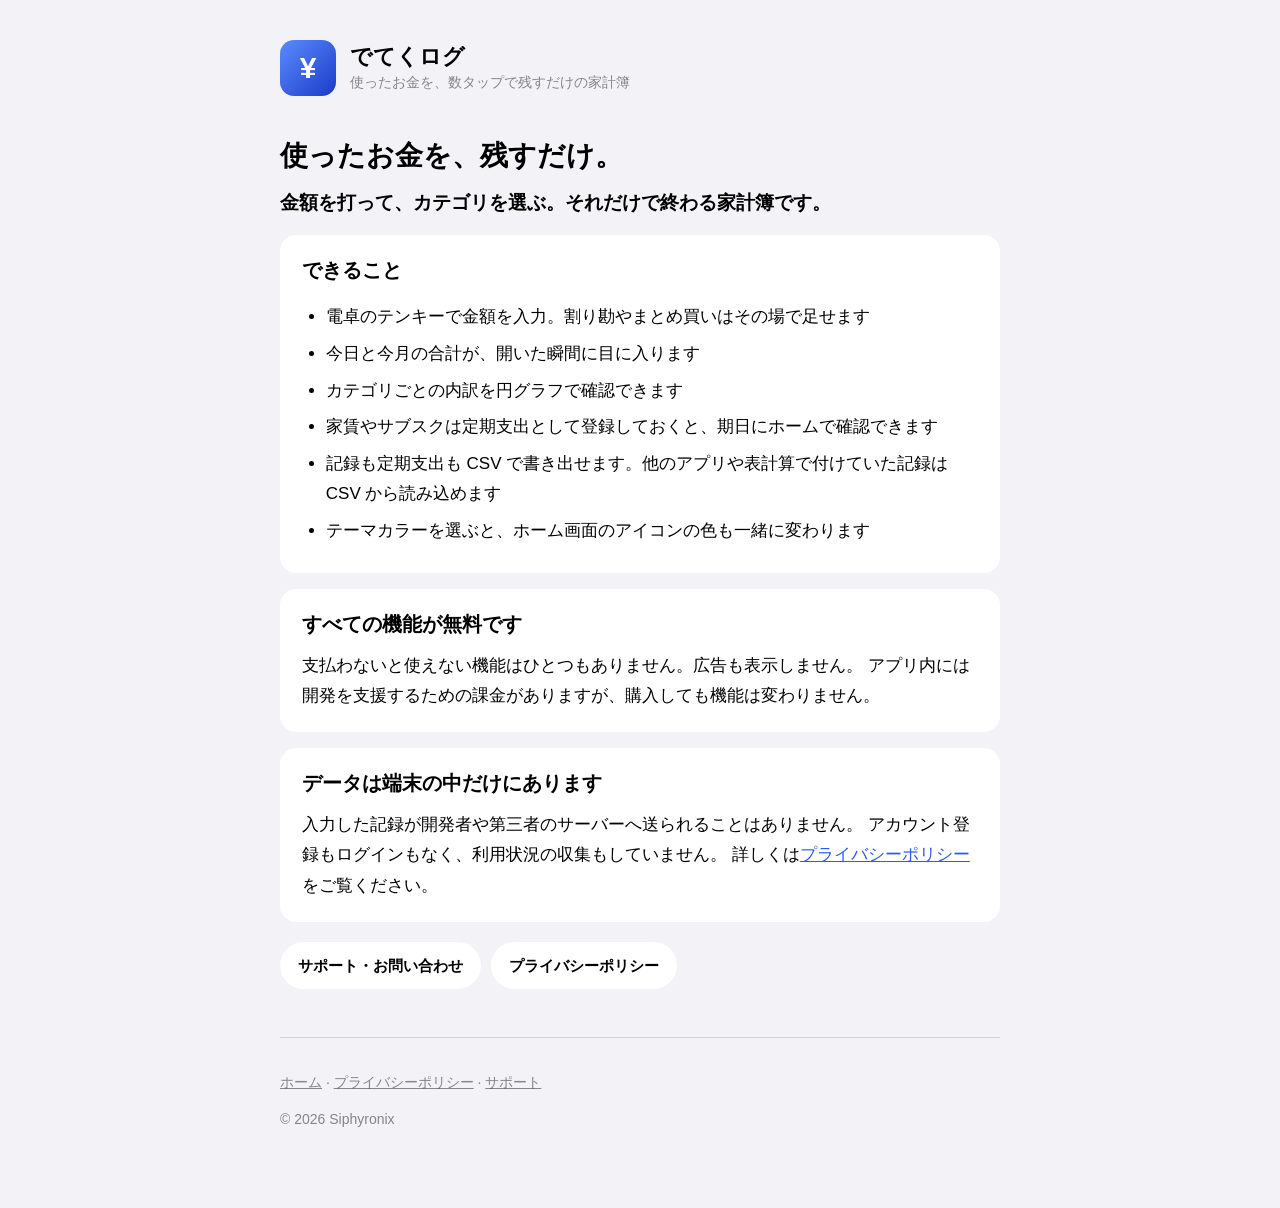
<file: index.html>
<!DOCTYPE html>
<html lang="ja">
<head>
  <meta charset="utf-8">
  <meta name="viewport" content="width=device-width, initial-scale=1">
  <title>でてくログ</title>
  <meta name="description" content="使ったお金を数タップで残すだけの、シンプルな家計簿アプリです。">
  <link rel="stylesheet" href="assets/style.css">
</head>
<body>
  <div class="wrap">
    <header>
      <a class="app" href="./">
        <div class="mark">¥</div>
        <div>
          <div class="name">でてくログ</div>
          <div class="tagline">使ったお金を、数タップで残すだけの家計簿</div>
        </div>
      </a>
    </header>

    <h1>使ったお金を、残すだけ。</h1>
    <p class="lede">金額を打って、カテゴリを選ぶ。それだけで終わる家計簿です。</p>

    <div class="card">
      <h2>できること</h2>
      <ul>
        <li>電卓のテンキーで金額を入力。割り勘やまとめ買いはその場で足せます</li>
        <li>今日と今月の合計が、開いた瞬間に目に入ります</li>
        <li>カテゴリごとの内訳を円グラフで確認できます</li>
        <li>家賃やサブスクは定期支出として登録しておくと、期日にホームで確認できます</li>
        <li>記録も定期支出も CSV で書き出せます。他のアプリや表計算で付けていた記録は CSV から読み込めます</li>
        <li>テーマカラーを選ぶと、ホーム画面のアイコンの色も一緒に変わります</li>
      </ul>
    </div>

    <div class="card">
      <h2>すべての機能が無料です</h2>
      <p>
        支払わないと使えない機能はひとつもありません。広告も表示しません。
        アプリ内には開発を支援するための課金がありますが、購入しても機能は変わりません。
      </p>
    </div>

    <div class="card">
      <h2>データは端末の中だけにあります</h2>
      <p>
        入力した記録が開発者や第三者のサーバーへ送られることはありません。
        アカウント登録もログインもなく、利用状況の収集もしていません。
        詳しくは<a href="privacy/">プライバシーポリシー</a>をご覧ください。
      </p>
    </div>

    <nav class="links">
      <a href="support/">サポート・お問い合わせ</a>
      <a href="privacy/">プライバシーポリシー</a>
    </nav>

    <footer>
      <p>
        <a href="./">ホーム</a> ·
        <a href="privacy/">プライバシーポリシー</a> ·
        <a href="support/">サポート</a>
      </p>
      <p>© 2026 Siphyronix</p>
    </footer>
  </div>
</body>
</html>
</file>
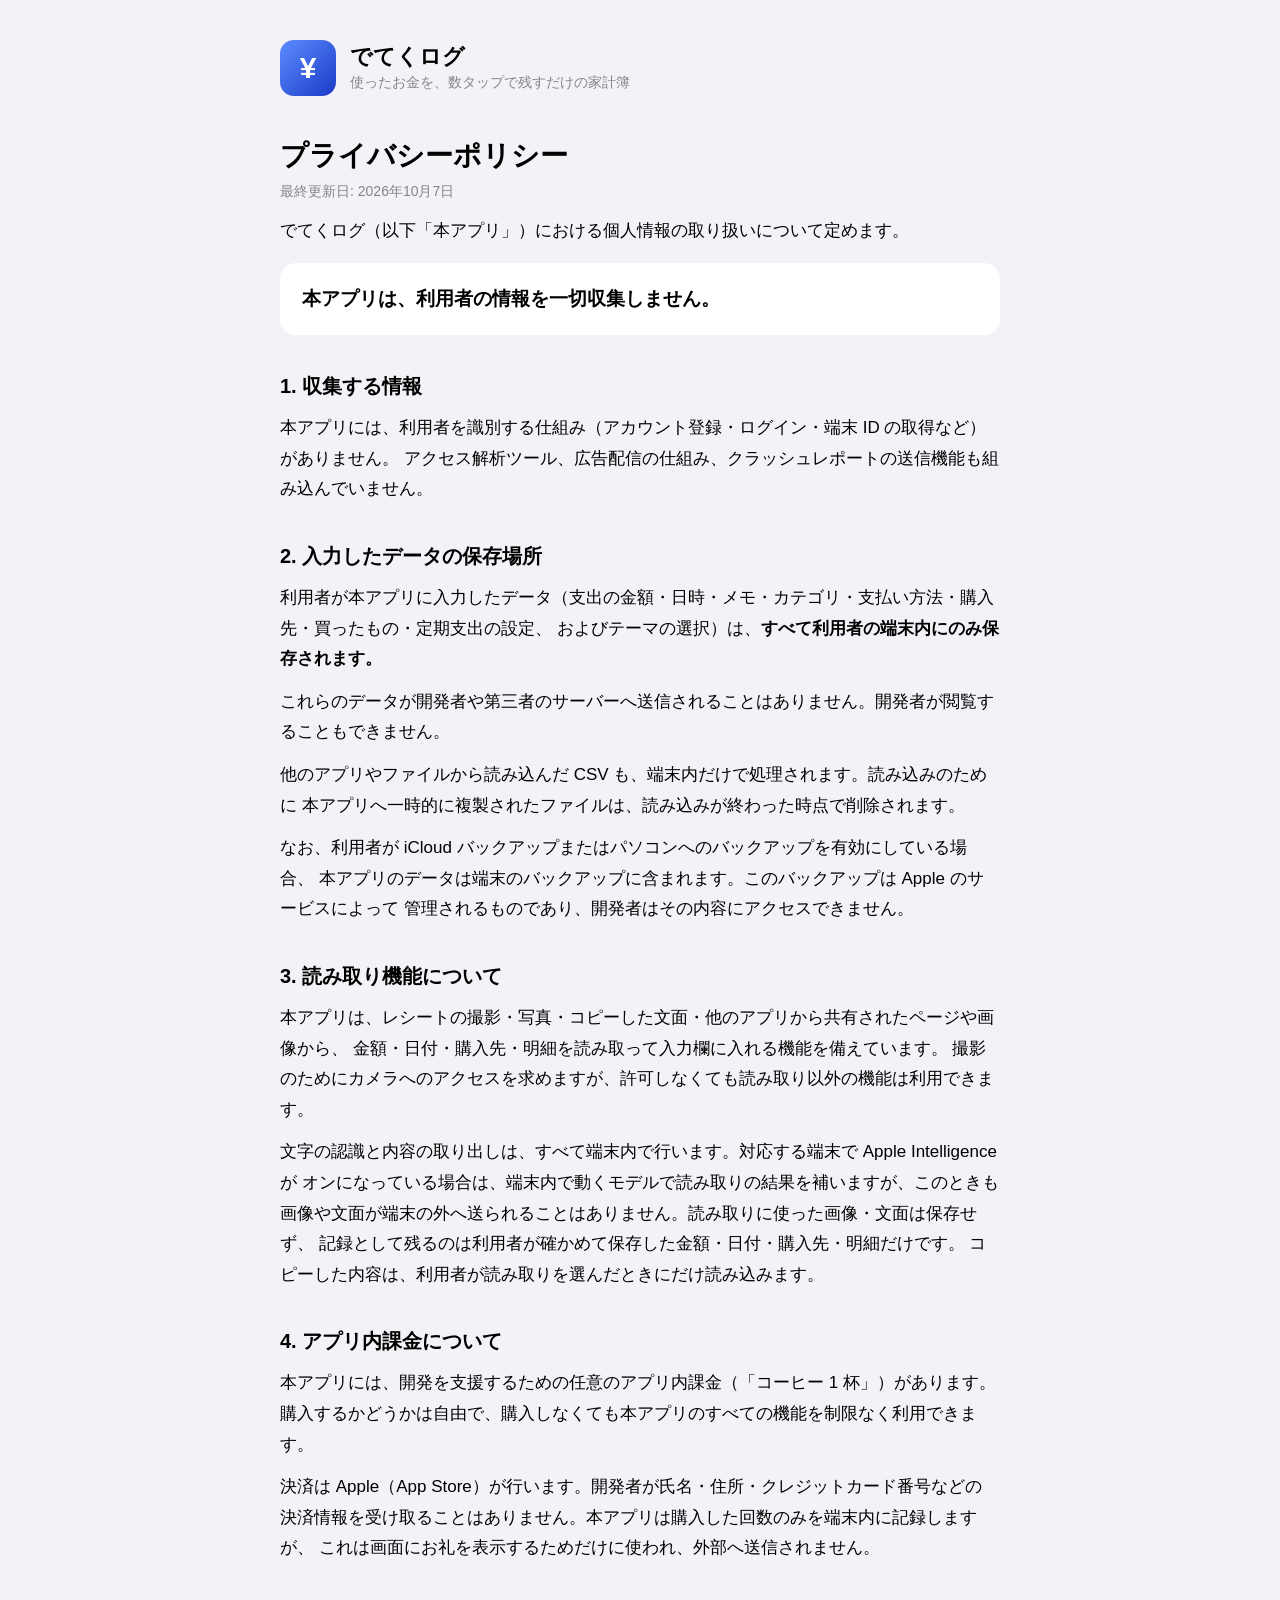
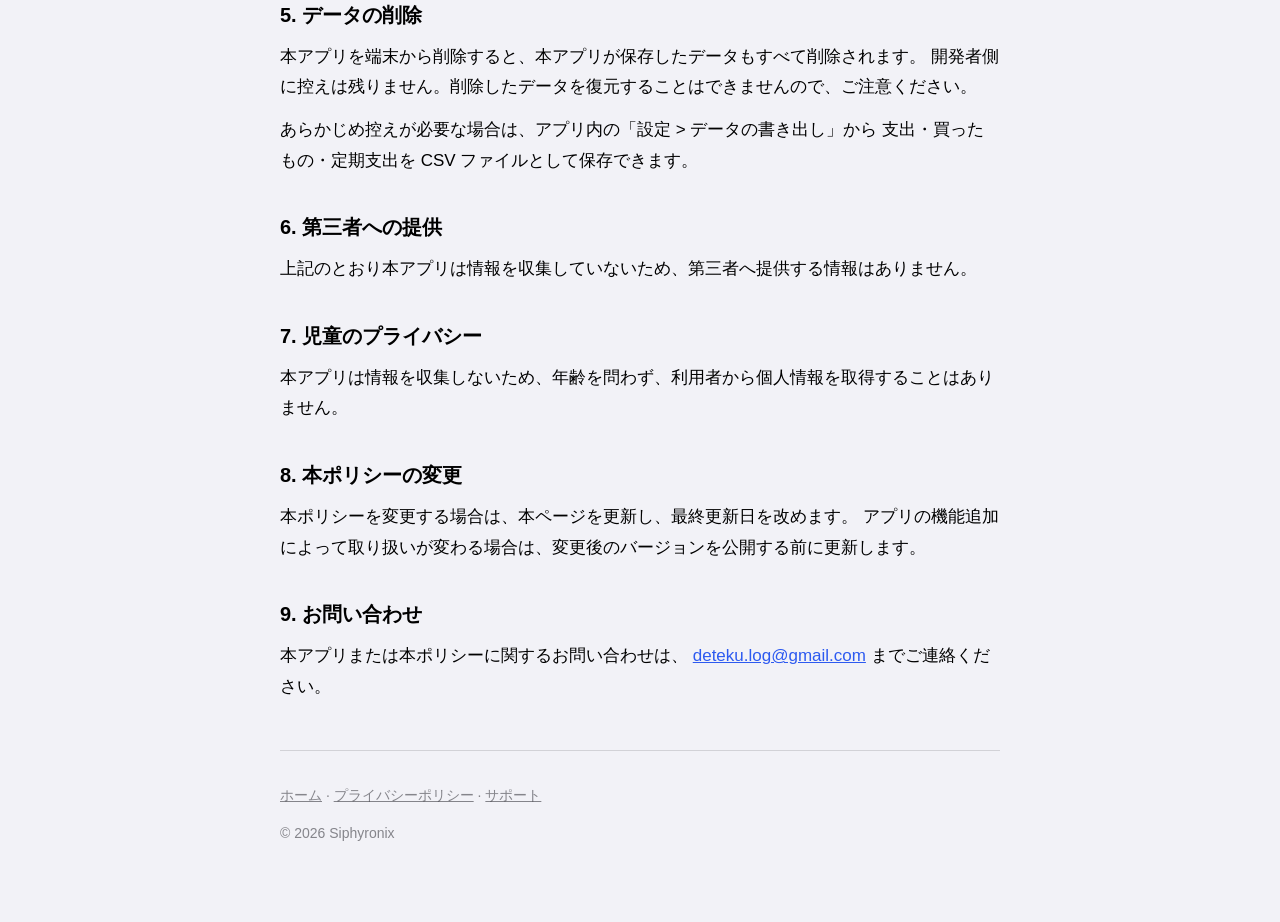
<file: privacy/index.html>
<!DOCTYPE html>
<html lang="ja">
<head>
  <meta charset="utf-8">
  <meta name="viewport" content="width=device-width, initial-scale=1">
  <title>プライバシーポリシー | でてくログ</title>
  <meta name="description" content="でてくログのプライバシーポリシー。利用者の情報は一切収集していません。">
  <link rel="stylesheet" href="../assets/style.css">
</head>
<body>
  <div class="wrap">
    <header>
      <a class="app" href="../">
        <div class="mark">¥</div>
        <div>
          <div class="name">でてくログ</div>
          <div class="tagline">使ったお金を、数タップで残すだけの家計簿</div>
        </div>
      </a>
    </header>

    <h1>プライバシーポリシー</h1>
    <p class="updated">最終更新日: 2026年10月7日</p>
    <p>でてくログ（以下「本アプリ」）における個人情報の取り扱いについて定めます。</p>

    <div class="card">
      <p class="lede">本アプリは、利用者の情報を一切収集しません。</p>
    </div>

    <h2>1. 収集する情報</h2>
    <p>
      本アプリには、利用者を識別する仕組み（アカウント登録・ログイン・端末 ID の取得など）がありません。
      アクセス解析ツール、広告配信の仕組み、クラッシュレポートの送信機能も組み込んでいません。
    </p>

    <h2>2. 入力したデータの保存場所</h2>
    <p>
      利用者が本アプリに入力したデータ（支出の金額・日時・メモ・カテゴリ・支払い方法・購入先・買ったもの・定期支出の設定、
      およびテーマの選択）は、<strong>すべて利用者の端末内にのみ保存されます。</strong>
    </p>
    <p>
      これらのデータが開発者や第三者のサーバーへ送信されることはありません。開発者が閲覧することもできません。
    </p>
    <p>
      他のアプリやファイルから読み込んだ CSV も、端末内だけで処理されます。読み込みのために
      本アプリへ一時的に複製されたファイルは、読み込みが終わった時点で削除されます。
    </p>
    <p>
      なお、利用者が iCloud バックアップまたはパソコンへのバックアップを有効にしている場合、
      本アプリのデータは端末のバックアップに含まれます。このバックアップは Apple のサービスによって
      管理されるものであり、開発者はその内容にアクセスできません。
    </p>

    <h2>3. 読み取り機能について</h2>
    <p>
      本アプリは、レシートの撮影・写真・コピーした文面・他のアプリから共有されたページや画像から、
      金額・日付・購入先・明細を読み取って入力欄に入れる機能を備えています。
      撮影のためにカメラへのアクセスを求めますが、許可しなくても読み取り以外の機能は利用できます。
    </p>
    <p>
      文字の認識と内容の取り出しは、すべて端末内で行います。対応する端末で Apple Intelligence が
      オンになっている場合は、端末内で動くモデルで読み取りの結果を補いますが、このときも
      画像や文面が端末の外へ送られることはありません。読み取りに使った画像・文面は保存せず、
      記録として残るのは利用者が確かめて保存した金額・日付・購入先・明細だけです。
      コピーした内容は、利用者が読み取りを選んだときにだけ読み込みます。
    </p>

    <h2>4. アプリ内課金について</h2>
    <p>
      本アプリには、開発を支援するための任意のアプリ内課金（「コーヒー 1 杯」）があります。
      購入するかどうかは自由で、購入しなくても本アプリのすべての機能を制限なく利用できます。
    </p>
    <p>
      決済は Apple（App Store）が行います。開発者が氏名・住所・クレジットカード番号などの
      決済情報を受け取ることはありません。本アプリは購入した回数のみを端末内に記録しますが、
      これは画面にお礼を表示するためだけに使われ、外部へ送信されません。
    </p>

    <h2>5. データの削除</h2>
    <p>
      本アプリを端末から削除すると、本アプリが保存したデータもすべて削除されます。
      開発者側に控えは残りません。削除したデータを復元することはできませんので、ご注意ください。
    </p>
    <p>
      あらかじめ控えが必要な場合は、アプリ内の「設定 &gt; データの書き出し」から
      支出・買ったもの・定期支出を CSV ファイルとして保存できます。
    </p>

    <h2>6. 第三者への提供</h2>
    <p>上記のとおり本アプリは情報を収集していないため、第三者へ提供する情報はありません。</p>

    <h2>7. 児童のプライバシー</h2>
    <p>本アプリは情報を収集しないため、年齢を問わず、利用者から個人情報を取得することはありません。</p>

    <h2>8. 本ポリシーの変更</h2>
    <p>
      本ポリシーを変更する場合は、本ページを更新し、最終更新日を改めます。
      アプリの機能追加によって取り扱いが変わる場合は、変更後のバージョンを公開する前に更新します。
    </p>

    <h2>9. お問い合わせ</h2>
    <p>
      本アプリまたは本ポリシーに関するお問い合わせは、
      <a href="mailto:deteku.log@gmail.com">deteku.log@gmail.com</a> までご連絡ください。
    </p>

    <footer>
      <p>
        <a href="../">ホーム</a> ·
        <a href="./">プライバシーポリシー</a> ·
        <a href="../support/">サポート</a>
      </p>
      <p>© 2026 Siphyronix</p>
    </footer>
  </div>
</body>
</html>
</file>
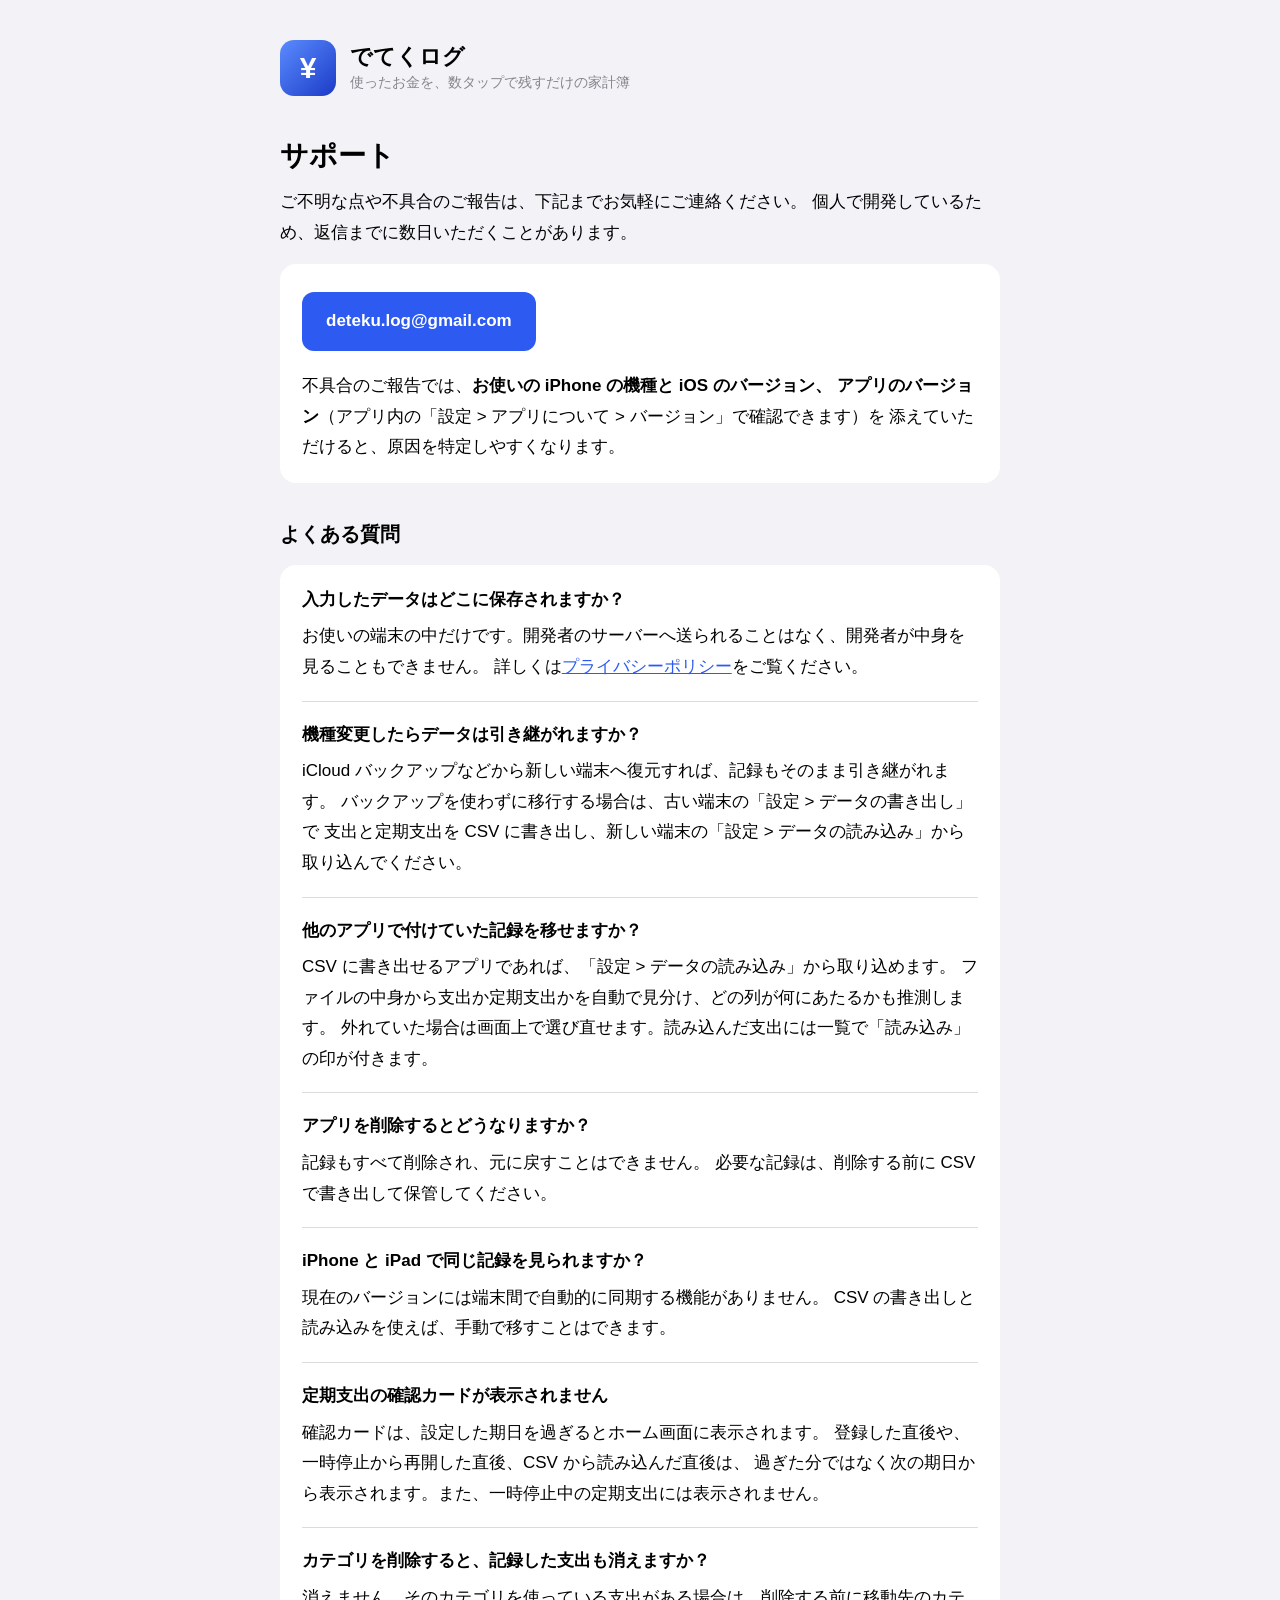
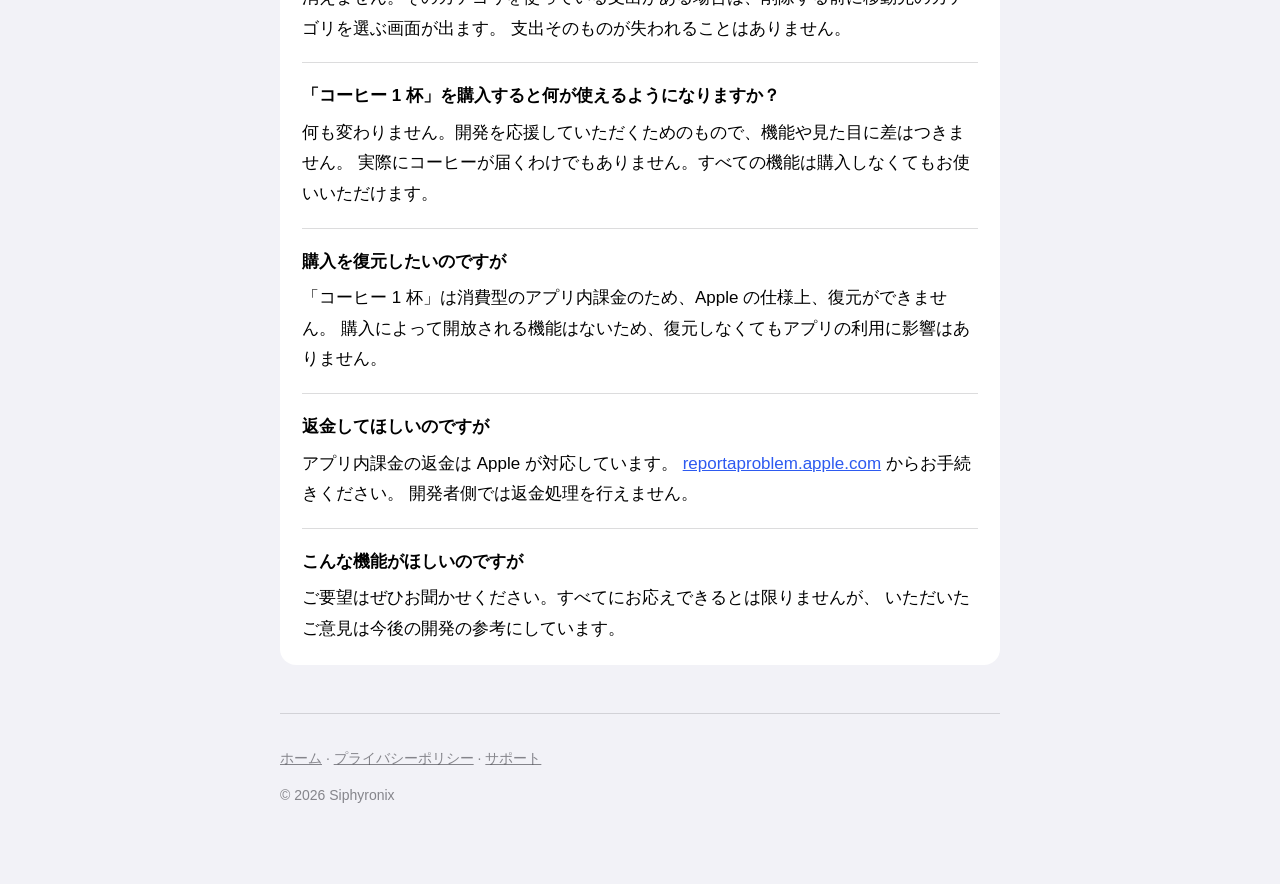
<file: support/index.html>
<!DOCTYPE html>
<html lang="ja">
<head>
  <meta charset="utf-8">
  <meta name="viewport" content="width=device-width, initial-scale=1">
  <title>サポート | でてくログ</title>
  <meta name="description" content="でてくログのサポートページ。よくある質問とお問い合わせ先を掲載しています。">
  <link rel="stylesheet" href="../assets/style.css">
</head>
<body>
  <div class="wrap">
    <header>
      <a class="app" href="../">
        <div class="mark">¥</div>
        <div>
          <div class="name">でてくログ</div>
          <div class="tagline">使ったお金を、数タップで残すだけの家計簿</div>
        </div>
      </a>
    </header>

    <h1>サポート</h1>
    <p>
      ご不明な点や不具合のご報告は、下記までお気軽にご連絡ください。
      個人で開発しているため、返信までに数日いただくことがあります。
    </p>

    <div class="card">
      <p><a class="contact" href="mailto:deteku.log@gmail.com">deteku.log@gmail.com</a></p>
      <p>
        不具合のご報告では、<strong>お使いの iPhone の機種と iOS のバージョン、
        アプリのバージョン</strong>（アプリ内の「設定 &gt; アプリについて &gt; バージョン」で確認できます）を
        添えていただけると、原因を特定しやすくなります。
      </p>
    </div>

    <h2>よくある質問</h2>

    <div class="card">
      <div class="faq">
        <h3>入力したデータはどこに保存されますか？</h3>
        <p>
          お使いの端末の中だけです。開発者のサーバーへ送られることはなく、開発者が中身を見ることもできません。
          詳しくは<a href="../privacy/">プライバシーポリシー</a>をご覧ください。
        </p>
      </div>

      <div class="faq">
        <h3>機種変更したらデータは引き継がれますか？</h3>
        <p>
          iCloud バックアップなどから新しい端末へ復元すれば、記録もそのまま引き継がれます。
          バックアップを使わずに移行する場合は、古い端末の「設定 &gt; データの書き出し」で
          支出と定期支出を CSV に書き出し、新しい端末の「設定 &gt; データの読み込み」から取り込んでください。
        </p>
      </div>

      <div class="faq">
        <h3>他のアプリで付けていた記録を移せますか？</h3>
        <p>
          CSV に書き出せるアプリであれば、「設定 &gt; データの読み込み」から取り込めます。
          ファイルの中身から支出か定期支出かを自動で見分け、どの列が何にあたるかも推測します。
          外れていた場合は画面上で選び直せます。読み込んだ支出には一覧で「読み込み」の印が付きます。
        </p>
      </div>

      <div class="faq">
        <h3>アプリを削除するとどうなりますか？</h3>
        <p>
          記録もすべて削除され、元に戻すことはできません。
          必要な記録は、削除する前に CSV で書き出して保管してください。
        </p>
      </div>

      <div class="faq">
        <h3>iPhone と iPad で同じ記録を見られますか？</h3>
        <p>
          現在のバージョンには端末間で自動的に同期する機能がありません。
          CSV の書き出しと読み込みを使えば、手動で移すことはできます。
        </p>
      </div>

      <div class="faq">
        <h3>定期支出の確認カードが表示されません</h3>
        <p>
          確認カードは、設定した期日を過ぎるとホーム画面に表示されます。
          登録した直後や、一時停止から再開した直後、CSV から読み込んだ直後は、
          過ぎた分ではなく次の期日から表示されます。また、一時停止中の定期支出には表示されません。
        </p>
      </div>

      <div class="faq">
        <h3>カテゴリを削除すると、記録した支出も消えますか？</h3>
        <p>
          消えません。そのカテゴリを使っている支出がある場合は、削除する前に移動先のカテゴリを選ぶ画面が出ます。
          支出そのものが失われることはありません。
        </p>
      </div>

      <div class="faq">
        <h3>「コーヒー 1 杯」を購入すると何が使えるようになりますか？</h3>
        <p>
          何も変わりません。開発を応援していただくためのもので、機能や見た目に差はつきません。
          実際にコーヒーが届くわけでもありません。すべての機能は購入しなくてもお使いいただけます。
        </p>
      </div>

      <div class="faq">
        <h3>購入を復元したいのですが</h3>
        <p>
          「コーヒー 1 杯」は消費型のアプリ内課金のため、Apple の仕様上、復元ができません。
          購入によって開放される機能はないため、復元しなくてもアプリの利用に影響はありません。
        </p>
      </div>

      <div class="faq">
        <h3>返金してほしいのですが</h3>
        <p>
          アプリ内課金の返金は Apple が対応しています。
          <a href="https://reportaproblem.apple.com/">reportaproblem.apple.com</a> からお手続きください。
          開発者側では返金処理を行えません。
        </p>
      </div>

      <div class="faq">
        <h3>こんな機能がほしいのですが</h3>
        <p>
          ご要望はぜひお聞かせください。すべてにお応えできるとは限りませんが、
          いただいたご意見は今後の開発の参考にしています。
        </p>
      </div>
    </div>

    <footer>
      <p>
        <a href="../">ホーム</a> ·
        <a href="../privacy/">プライバシーポリシー</a> ·
        <a href="./">サポート</a>
      </p>
      <p>© 2026 Siphyronix</p>
    </footer>
  </div>
</body>
</html>
</file>
<file: assets/style.css>
/* 支出管理アプリのサポートサイト。
   アプリ側の見た目（ブランド色・角丸・グループ背景）に合わせてある。
   JavaScript は使わない。審査で開かれるページなので、素の HTML と CSS だけで完結させる。 */

:root {
  --brand: #2D5AF0;
  --bg: #F2F2F7;
  --card: #FFFFFF;
  --text: #000000;
  --secondary: rgba(60, 60, 67, 0.6);
  --separator: rgba(60, 60, 67, 0.18);
  --card-radius: 16px;
  --row-radius: 12px;
}

@media (prefers-color-scheme: dark) {
  :root {
    --brand: #5B8CFF;
    --bg: #000000;
    --card: #1C1C1E;
    --text: #FFFFFF;
    --secondary: rgba(235, 235, 245, 0.6);
    --separator: rgba(235, 235, 245, 0.2);
  }
}

* { box-sizing: border-box; }

body {
  margin: 0;
  padding: 0 20px 64px;
  background: var(--bg);
  color: var(--text);
  font-family: -apple-system, BlinkMacSystemFont, "Hiragino Sans",
               "Hiragino Kaku Gothic ProN", "Yu Gothic", Meiryo, sans-serif;
  font-size: 17px;
  line-height: 1.8;
  -webkit-text-size-adjust: 100%;
}

.wrap { max-width: 720px; margin: 0 auto; }

/* ヘッダー */

header { padding: 40px 0 8px; }

header .app {
  display: flex;
  align-items: center;
  gap: 14px;
  text-decoration: none;
  color: inherit;
}

header .mark {
  width: 56px;
  height: 56px;
  flex: 0 0 auto;
  border-radius: 14px;
  background: linear-gradient(135deg, #5B8CFF, #1B3BC7);
  color: #fff;
  font-size: 30px;
  font-weight: 700;
  display: flex;
  align-items: center;
  justify-content: center;
}

header .name { font-size: 22px; font-weight: 700; line-height: 1.3; }
header .tagline { font-size: 14px; color: var(--secondary); line-height: 1.5; }

/* 本文 */

h1 { font-size: 28px; font-weight: 700; margin: 32px 0 4px; line-height: 1.4; }
h2 { font-size: 20px; font-weight: 700; margin: 36px 0 8px; line-height: 1.5; }
h3 { font-size: 17px; font-weight: 600; margin: 24px 0 4px; }

.updated { font-size: 14px; color: var(--secondary); margin: 0 0 8px; }

p { margin: 12px 0; }
ul { padding-left: 1.4em; }
li { margin: 6px 0; }

a { color: var(--brand); }

strong { font-weight: 700; }

/* カード */

.card {
  background: var(--card);
  border-radius: var(--card-radius);
  padding: 20px 22px;
  margin: 16px 0;
}

.card > :first-child { margin-top: 0; }
.card > :last-child { margin-bottom: 0; }

/* 大きく見せたい一文 */

.lede { font-size: 19px; font-weight: 600; line-height: 1.7; }

/* 連絡先 */

.contact {
  display: inline-block;
  background: var(--brand);
  color: #fff;
  text-decoration: none;
  font-weight: 600;
  padding: 14px 24px;
  border-radius: var(--row-radius);
  margin: 8px 0;
}

/* 目次・ナビ */

nav.links { display: flex; flex-wrap: wrap; gap: 10px; margin: 20px 0 0; }

nav.links a {
  background: var(--card);
  color: var(--text);
  text-decoration: none;
  font-size: 15px;
  font-weight: 600;
  padding: 10px 18px;
  border-radius: 999px;
}

/* FAQ */

.faq { border-top: 1px solid var(--separator); padding-top: 18px; margin-top: 18px; }
.faq:first-of-type { border-top: 0; padding-top: 0; margin-top: 0; }
.faq h3 { margin-top: 0; }
.faq p { margin: 6px 0 0; }

footer {
  margin-top: 48px;
  padding-top: 20px;
  border-top: 1px solid var(--separator);
  font-size: 14px;
  color: var(--secondary);
}

footer a { color: var(--secondary); }
</file>
